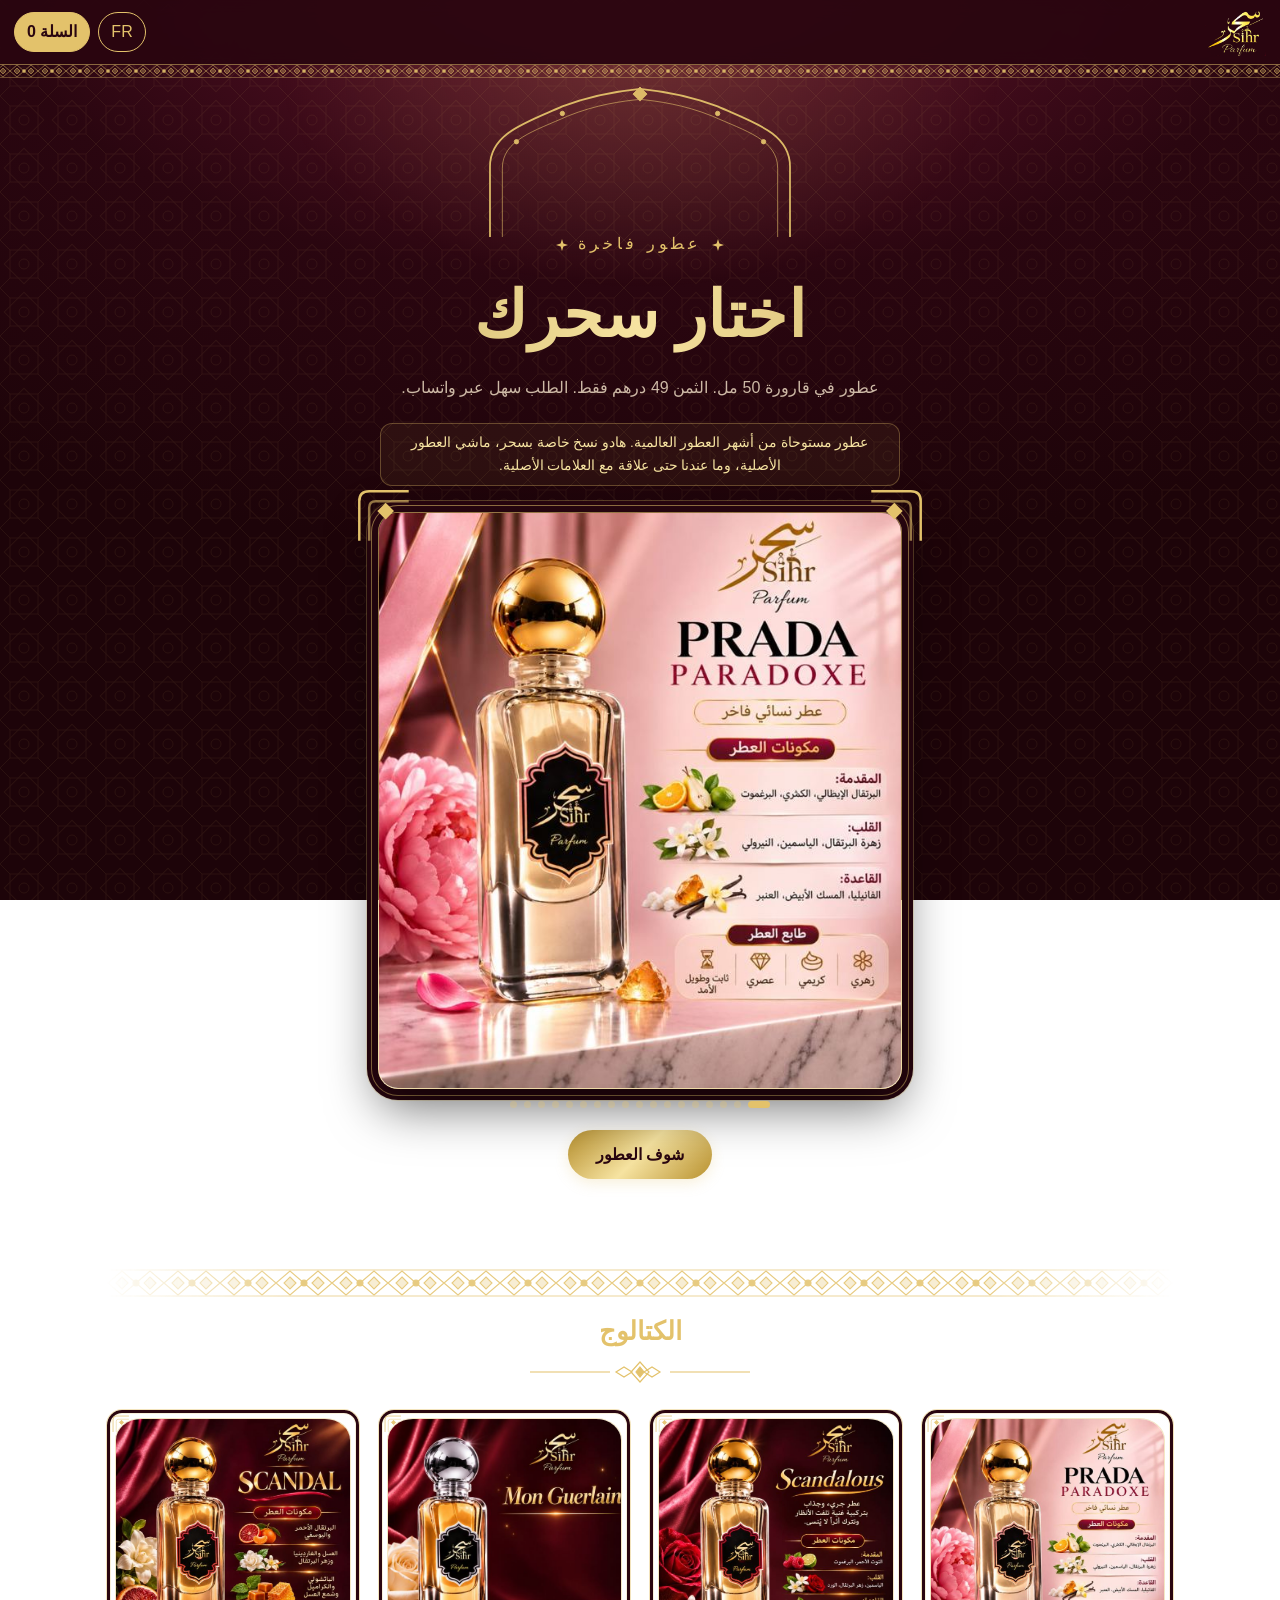
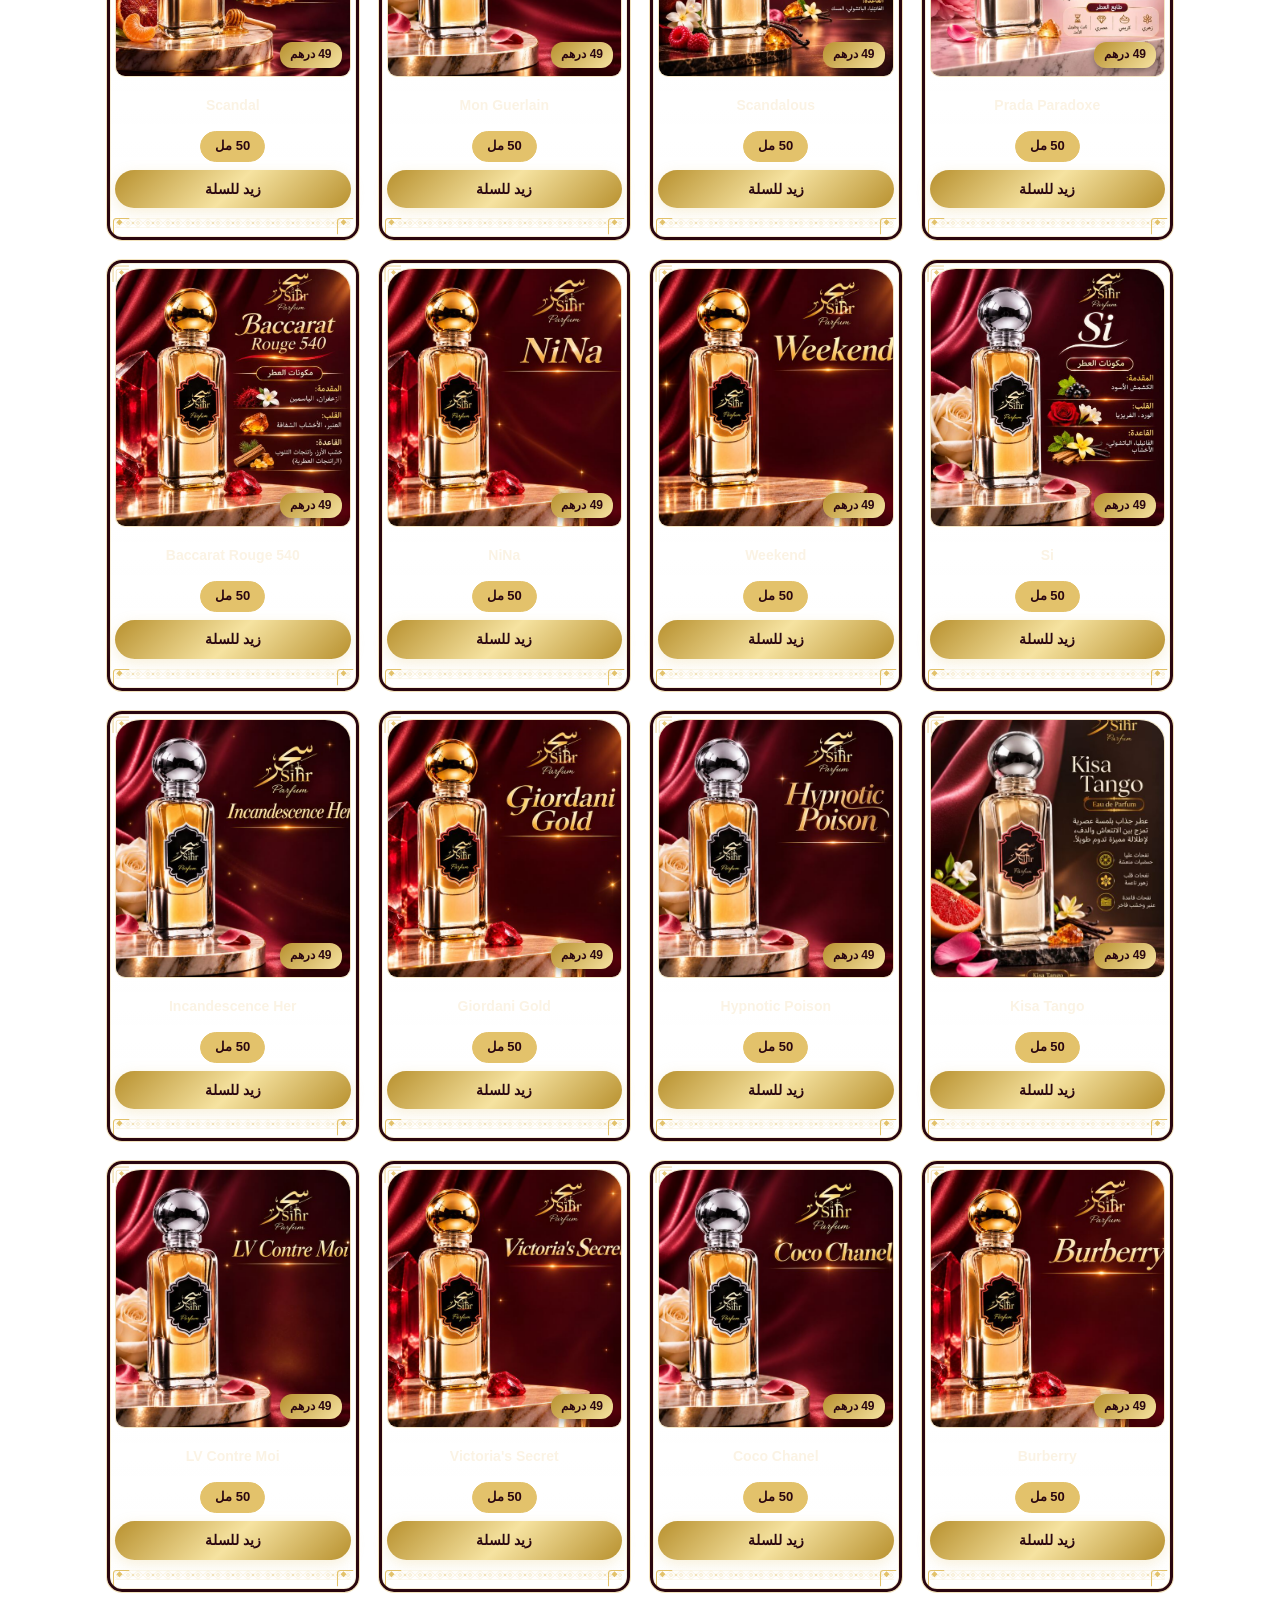
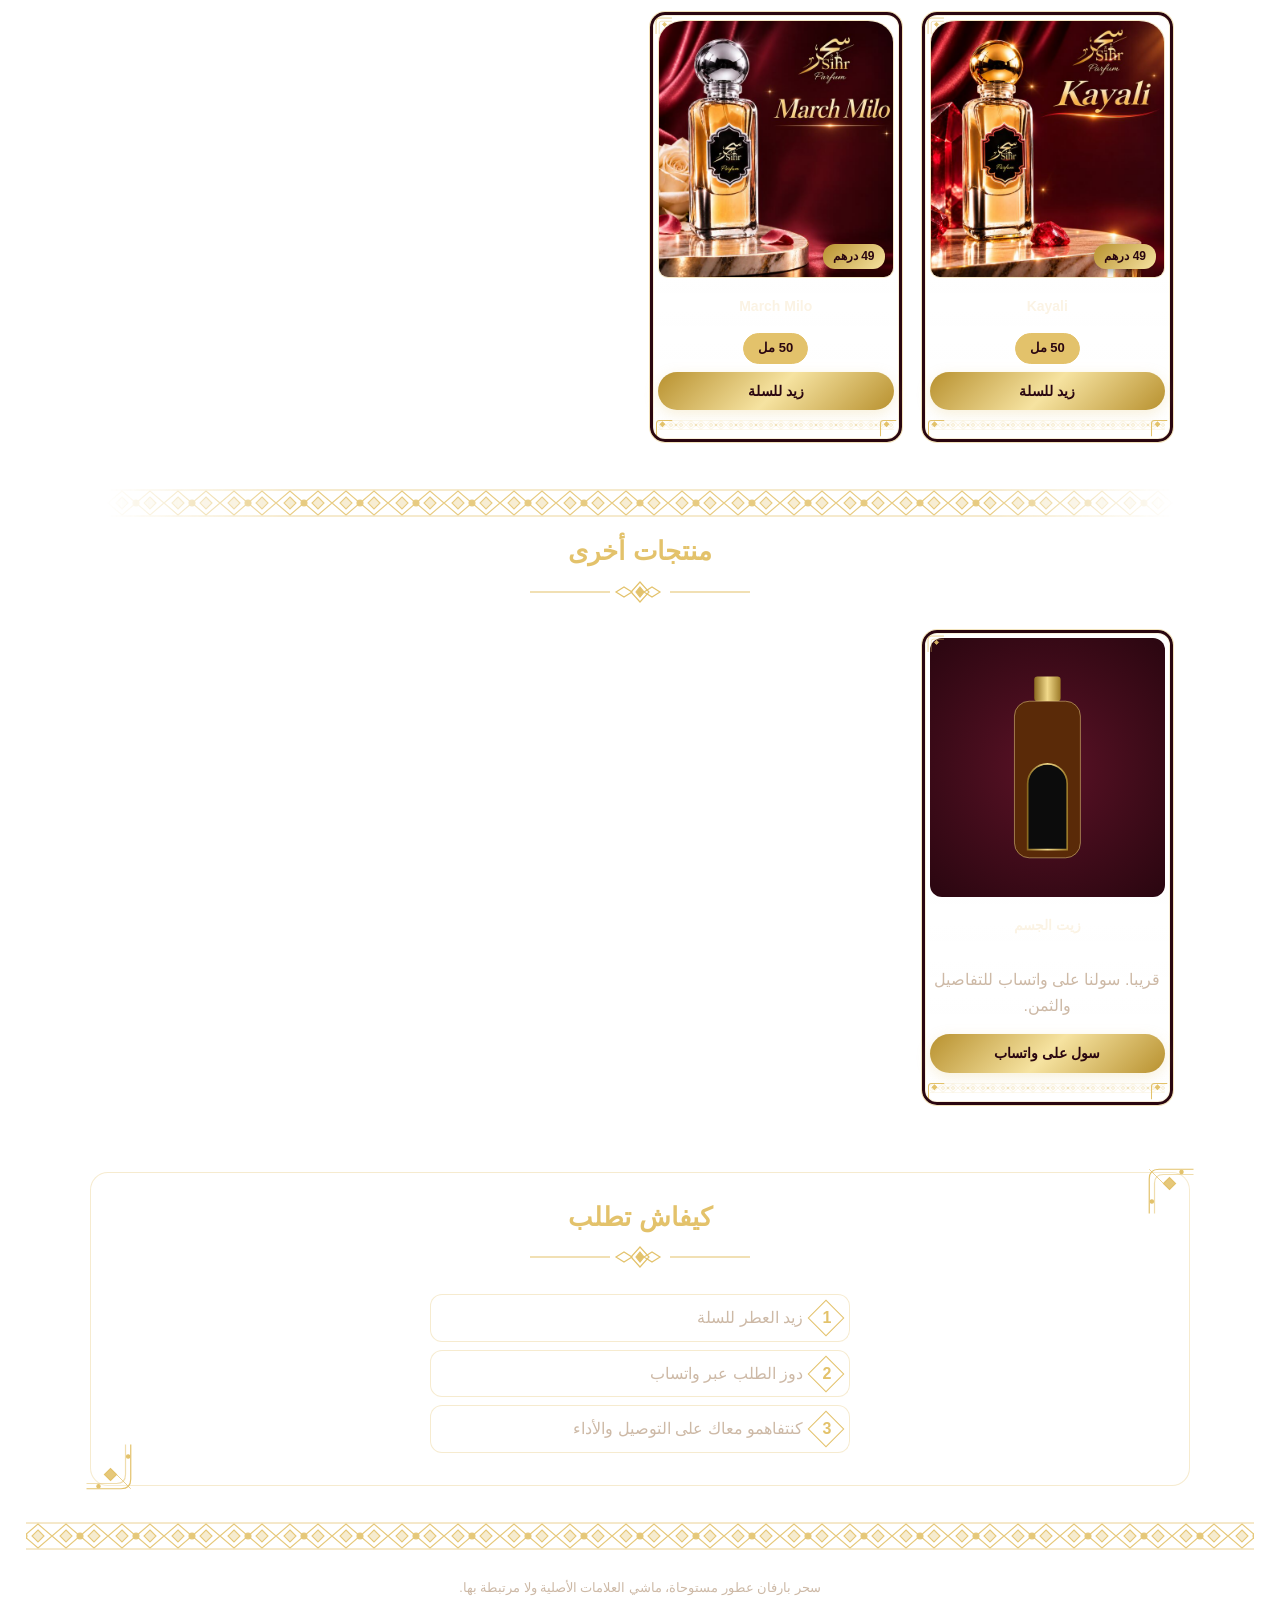
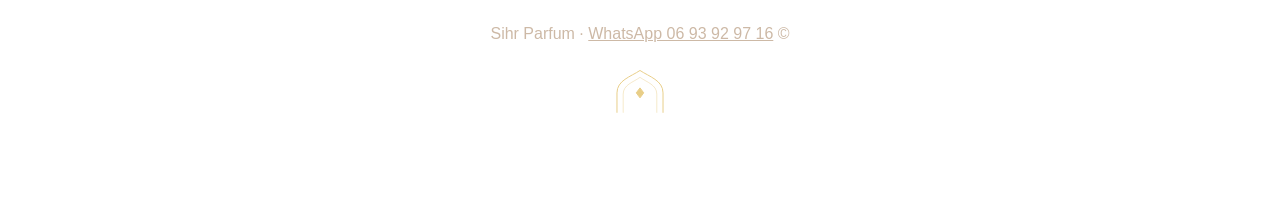
<file: index.html>
<!doctype html>
<html lang="ar" dir="rtl">
<head>
<meta charset="utf-8">
<meta name="viewport" content="width=device-width,initial-scale=1">
<title>سحر بارفان | Sihr Parfum</title>
<meta name="description" content="سحر بارفان: عطور فاخرة 50 مل بـ 49 درهم. الطلب عبر واتساب. / Sihr Parfum: parfums 50 ml à 49 MAD, commande via WhatsApp.">
<meta name="theme-color" content="#3a0a17">
<link rel="stylesheet" href="style.css">
<link rel="icon" href="img/8-logo.png">
</head>
<body>
<header class="top">
  <a class="brand" href="#"><img class="logo" src="img/8-logo.png" alt="Sihr Parfum" width="61" height="48"></a>
  <div class="actions">
    <button id="lang" class="chip" aria-label="Language">FR</button>
    <button id="cartBtn" class="chip gold"><span data-i="cart">السلة</span> <span id="cnt">0</span></button>
  </div>
</header>

<section class="hero">
  <p class="eyebrow" data-i="eyebrow">عطور فاخرة</p>
  <h1 data-i="h1">اختار سحرك</h1>
  <p class="sub" data-i="sub">عطور في قارورة 50 مل. الثمن 49 درهم فقط.</p>
  <p class="insp" data-i="insp">عطور مستوحاة من أشهر العطور العالمية. هادو نسخ خاصة بسحر، ماشي العطور الأصلية، وما عندنا حتى علاقة مع العلامات الأصلية.</p>
  <div class="carousel"><div id="hero" class="slides"></div><div id="dots" class="dots"></div></div>
  <a class="btn" href="#shop" data-i="shop">شوف العطور</a>
</section>

<section id="shop" class="wrap">
  <h2 data-i="catalog">الكتالوج</h2>
  <div id="grid" class="grid"></div>

  <h2 data-i="more">منتجات أخرى</h2>
  <div class="grid"><article class="card oil">
    <div class="art"><svg viewBox="0 0 200 260"><use href="#oilbottle"/></svg></div>
    <h3 data-i="oil">زيت الجسم</h3>
    <p class="muted" data-i="oilnote">قريبا. سولنا على واتساب للتفاصيل والثمن.</p>
    <a class="btn small" id="oilAsk" target="_blank" rel="noopener" data-i="ask">سول على واتساب</a>
  </article></div>
</section>

<section class="wrap how">
  <h2 data-i="howT">كيفاش تطلب</h2>
  <ol><li data-i="h1s">زيد العطر للسلة</li><li data-i="h2s">دوز الطلب عبر واتساب</li><li data-i="h3s">كنتفاهمو معاك على التوصيل والأداء</li></ol>
</section>

<footer>
  <p class="insp small" data-i="inspF">سحر بارفان عطور مستوحاة، ماشي العلامات الأصلية ولا مرتبطة بها.</p>
  <p>© Sihr Parfum · <a id="waFoot" target="_blank" rel="noopener">WhatsApp 06 93 92 97 16</a></p>
</footer>

<button id="bar" class="bar" hidden><span id="barTxt"></span></button>
<div id="toast" class="toast"></div>
<div id="drawer" class="drawer" hidden>
  <div class="panel">
    <button class="x" id="closeCart" aria-label="close">✕</button>
    <h2 data-i="cart">السلة</h2>
    <div id="items"></div>
    <p id="empty" class="muted" data-i="empty">السلة فارغة.</p>
    <div class="total"><span data-i="total">المجموع</span><b id="total">0</b></div>
    <label><span data-i="name">الاسم</span><input id="name" autocomplete="name"></label>
    <label><span data-i="city">المدينة (اختياري)</span><input id="city" autocomplete="address-level2"></label>
    <a id="send" class="btn" target="_blank" rel="noopener" data-i="send">طلب عبر واتساب</a>
    <p class="muted tiny" data-i="cod">الأداء عند التوصيل، كنتفاهمو عليه فواتساب.</p>
  </div>
</div>

<div id="modal" class="drawer" hidden>
  <div class="panel" id="detail"></div>
</div>

<svg width="0" height="0" style="position:absolute">
 <defs>
  <linearGradient id="g" x1="0" x2="1"><stop offset="0" stop-color="#8a6a1f"/><stop offset=".5" stop-color="#f1d98a"/><stop offset="1" stop-color="#9c7a28"/></linearGradient>
  <linearGradient id="gl" x1="0" x2="1"><stop offset="0" stop-color="#d9dde2" stop-opacity=".55"/><stop offset=".4" stop-color="#fff" stop-opacity=".8"/><stop offset="1" stop-color="#9aa0a8" stop-opacity=".5"/></linearGradient>
  <symbol id="bottle" viewBox="0 0 200 260">
   <circle cx="100" cy="30" r="22" fill="url(#g)"/>
   <rect x="86" y="50" width="28" height="22" fill="url(#g)"/>
   <rect x="52" y="72" width="96" height="170" rx="14" fill="url(#gl)" stroke="#f1d98a" stroke-opacity=".5"/>
   <path d="M70 232V150a30 30 0 0 1 60 0v82z" fill="#0c0c0c"/>
   <path d="M70 232V150a30 30 0 0 1 60 0v82z" fill="none" stroke="url(#g)" stroke-width="2"/>
  </symbol>
  <symbol id="oilbottle" viewBox="0 0 200 260">
   <rect x="84" y="20" width="32" height="30" rx="4" fill="url(#g)"/>
   <rect x="60" y="50" width="80" height="190" rx="18" fill="#5a2a08" stroke="#f1d98a" stroke-opacity=".6"/>
   <path d="M76 230V150a24 24 0 0 1 48 0v80z" fill="#0c0c0c" stroke="url(#g)" stroke-width="2"/>
  </symbol>
 </defs>
</svg>
<script src="app.js"></script>
</body>
</html>
</file>
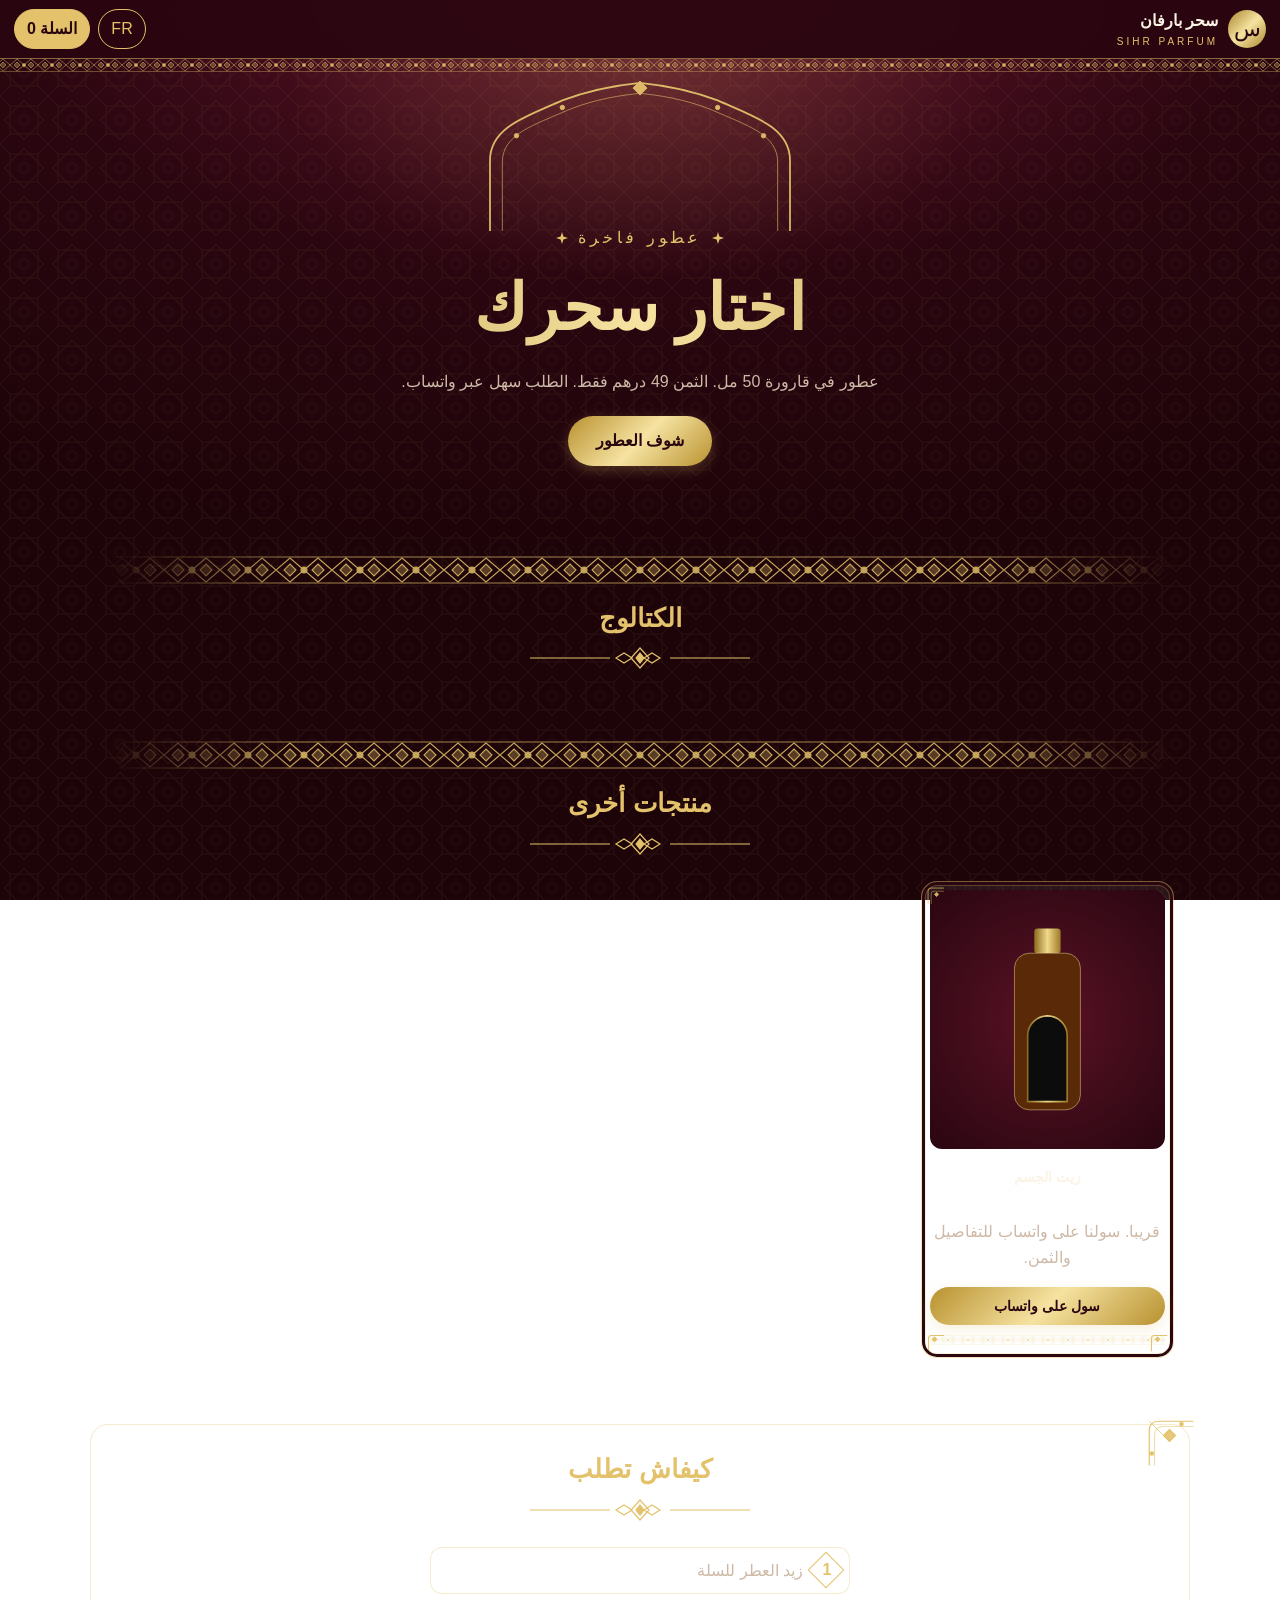
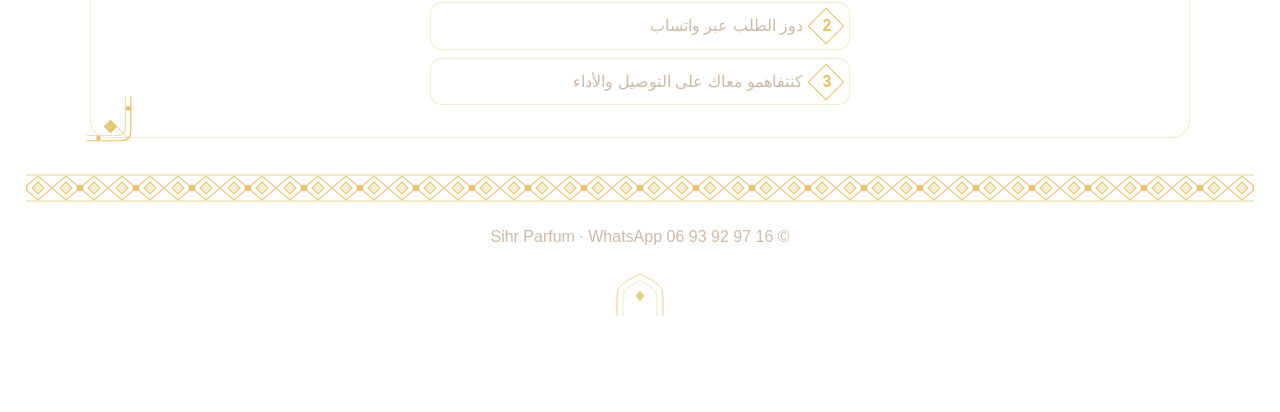
<file: 1-index.html>
<!doctype html>
<html lang="ar" dir="rtl">
<head>
<meta charset="utf-8">
<meta name="viewport" content="width=device-width,initial-scale=1">
<title>سحر بارفان | Sihr Parfum</title>
<meta name="description" content="سحر بارفان: عطور فاخرة 50 مل بـ 49 درهم. الطلب عبر واتساب. / Sihr Parfum: parfums 50 ml à 49 MAD, commande via WhatsApp.">
<meta name="theme-color" content="#3a0a17">
<link rel="stylesheet" href="style.css">
</head>
<body>
<header class="top">
  <a class="brand" href="#"><span class="mark">س</span><span><b data-i="brand">سحر بارفان</b><small>SIHR PARFUM</small></span></a>
  <div class="actions">
    <button id="lang" class="chip" aria-label="Language">FR</button>
    <button id="cartBtn" class="chip gold"><span data-i="cart">السلة</span> <span id="cnt">0</span></button>
  </div>
</header>

<section class="hero">
  <p class="eyebrow" data-i="eyebrow">عطور فاخرة</p>
  <h1 data-i="h1">اختار سحرك</h1>
  <p class="sub" data-i="sub">عطور في قارورة 50 مل. الثمن 49 درهم فقط. الطلب سهل عبر واتساب.</p>
  <a class="btn" href="#shop" data-i="shop">شوف العطور</a>
</section>

<section id="shop" class="wrap">
  <h2 data-i="catalog">الكتالوج</h2>
  <div id="grid" class="grid"></div>

  <h2 data-i="more">منتجات أخرى</h2>
  <div class="grid"><article class="card oil">
    <div class="art"><svg viewBox="0 0 200 260"><use href="#oilbottle"/></svg></div>
    <h3 data-i="oil">زيت الجسم</h3>
    <p class="muted" data-i="oilnote">قريبا. سولنا على واتساب للتفاصيل والثمن.</p>
    <a class="btn small" id="oilAsk" target="_blank" rel="noopener" data-i="ask">سول على واتساب</a>
  </article></div>
</section>

<section class="wrap how">
  <h2 data-i="howT">كيفاش تطلب</h2>
  <ol><li data-i="h1s">زيد العطر للسلة</li><li data-i="h2s">دوز الطلب عبر واتساب</li><li data-i="h3s">كنتفاهمو معاك على التوصيل والأداء</li></ol>
</section>

<footer>
  <p>© Sihr Parfum · <a id="waFoot" target="_blank" rel="noopener">WhatsApp 06 93 92 97 16</a></p>
</footer>

<div id="drawer" class="drawer" hidden>
  <div class="panel">
    <button class="x" id="closeCart" aria-label="close">✕</button>
    <h2 data-i="cart">السلة</h2>
    <div id="items"></div>
    <p id="empty" class="muted" data-i="empty">السلة فارغة.</p>
    <div class="total"><span data-i="total">المجموع</span><b id="total">0</b></div>
    <label><span data-i="name">الاسم</span><input id="name" autocomplete="name"></label>
    <label><span data-i="city">المدينة (اختياري)</span><input id="city" autocomplete="address-level2"></label>
    <a id="send" class="btn" target="_blank" rel="noopener" data-i="send">طلب عبر واتساب</a>
    <p class="muted tiny" data-i="cod">الأداء عند التوصيل، كنتفاهمو عليه فواتساب.</p>
  </div>
</div>

<div id="modal" class="drawer" hidden>
  <div class="panel" id="detail"></div>
</div>

<svg width="0" height="0" style="position:absolute">
 <defs>
  <linearGradient id="g" x1="0" x2="1"><stop offset="0" stop-color="#8a6a1f"/><stop offset=".5" stop-color="#f1d98a"/><stop offset="1" stop-color="#9c7a28"/></linearGradient>
  <linearGradient id="gl" x1="0" x2="1"><stop offset="0" stop-color="#d9dde2" stop-opacity=".55"/><stop offset=".4" stop-color="#fff" stop-opacity=".8"/><stop offset="1" stop-color="#9aa0a8" stop-opacity=".5"/></linearGradient>
  <symbol id="bottle" viewBox="0 0 200 260">
   <circle cx="100" cy="30" r="22" fill="url(#g)"/>
   <rect x="86" y="50" width="28" height="22" fill="url(#g)"/>
   <rect x="52" y="72" width="96" height="170" rx="14" fill="url(#gl)" stroke="#f1d98a" stroke-opacity=".5"/>
   <path d="M70 232V150a30 30 0 0 1 60 0v82z" fill="#0c0c0c"/>
   <path d="M70 232V150a30 30 0 0 1 60 0v82z" fill="none" stroke="url(#g)" stroke-width="2"/>
  </symbol>
  <symbol id="oilbottle" viewBox="0 0 200 260">
   <rect x="84" y="20" width="32" height="30" rx="4" fill="url(#g)"/>
   <rect x="60" y="50" width="80" height="190" rx="18" fill="#5a2a08" stroke="#f1d98a" stroke-opacity=".6"/>
   <path d="M76 230V150a24 24 0 0 1 48 0v80z" fill="#0c0c0c" stroke="url(#g)" stroke-width="2"/>
  </symbol>
 </defs>
</svg>
<script src="app.js"></script>
</body>
</html>
</file>
<file: style.css>
:root{--bg:#2a0610;--bg2:#3a0a17;--gold:#e3c26b;--gold2:#f6e3a1;--ink:#fbf3e4;--mut:#cdb9a6}
*{box-sizing:border-box}
body{margin:0;background:radial-gradient(circle at 50% -10%,#5a1226,var(--bg) 60%);color:var(--ink);font-family:"Segoe UI",Tahoma,Arial,sans-serif;line-height:1.6;min-height:100vh}
a{color:inherit}
.top{position:sticky;top:0;z-index:5;display:flex;justify-content:space-between;align-items:center;padding:10px 16px;background:rgba(42,6,16,.92);backdrop-filter:blur(8px);border-bottom:1px solid rgba(227,194,107,.25)}
.brand{display:flex;gap:10px;align-items:center;text-decoration:none}
.brand small{display:block;font-size:10px;letter-spacing:3px;color:var(--gold)}
.mark{width:38px;height:38px;border-radius:50%;display:grid;place-items:center;font-size:22px;color:#2a0610;background:linear-gradient(135deg,#a8842c,var(--gold2),#a8842c)}
.actions{display:flex;gap:8px}
.chip{background:transparent;border:1px solid var(--gold);color:var(--gold);border-radius:20px;padding:6px 12px;font:inherit;cursor:pointer}
.chip.gold{background:var(--gold);color:#2a0610;font-weight:700}
.hero{text-align:center;padding:56px 20px 40px}
.eyebrow{color:var(--gold);letter-spacing:4px;margin:0}
.hero h1{font-size:clamp(36px,9vw,64px);margin:8px 0;background:linear-gradient(90deg,#a8842c,var(--gold2),#a8842c);-webkit-background-clip:text;background-clip:text;color:transparent}
.sub{max-width:520px;margin:0 auto 22px;color:var(--mut)}
.btn{display:inline-block;background:linear-gradient(135deg,#b8912f,var(--gold2),#b8912f);color:#2a0610;font-weight:700;text-decoration:none;border:0;border-radius:28px;padding:12px 28px;cursor:pointer;font:inherit;font-weight:700}
.btn.small{padding:8px 18px;font-size:14px}
.wrap{max-width:1100px;margin:auto;padding:10px 16px 30px}
h2{color:var(--gold);border-bottom:1px solid rgba(227,194,107,.25);padding-bottom:6px}
.grid{display:grid;grid-template-columns:repeat(2,1fr);gap:12px}
@media(min-width:700px){.grid{grid-template-columns:repeat(4,1fr);gap:18px}}
.card{background:linear-gradient(180deg,rgba(255,255,255,.06),rgba(255,255,255,.02));border:1px solid rgba(227,194,107,.3);border-radius:16px;padding:10px;text-align:center;display:flex;flex-direction:column}
.card .art{cursor:pointer;aspect-ratio:3/4;display:grid;place-items:center;background:radial-gradient(circle,#5a1226,#2a0610);border-radius:12px;overflow:hidden;position:relative}
.card .art svg{width:70%;height:auto}
.card .art .nm{position:absolute;bottom:26%;left:0;right:0;font-size:11px;color:var(--gold2);font-weight:700;padding:0 30%;line-height:1.2;pointer-events:none}
.card h3{margin:8px 0 0;font-size:15px}
.price{color:var(--gold);font-weight:700;margin:2px 0 8px}
.muted{color:var(--mut)}.tiny{font-size:12px}
.how ol{padding-inline-start:22px;color:var(--mut)}
footer{text-align:center;padding:26px;color:var(--mut);border-top:1px solid rgba(227,194,107,.2)}
.drawer{position:fixed;inset:0;background:rgba(0,0,0,.65);z-index:10;display:flex;justify-content:center;align-items:flex-end}
.drawer[hidden]{display:none}
.panel{position:relative;background:var(--bg2);width:100%;max-width:520px;max-height:92vh;overflow:auto;border-radius:20px 20px 0 0;padding:20px;border:1px solid rgba(227,194,107,.35)}
@media(min-width:700px){.drawer{align-items:center}.panel{border-radius:20px}}
.x{position:absolute;top:10px;inset-inline-start:12px;background:none;border:0;color:var(--gold);font-size:20px;cursor:pointer}
.row{display:flex;justify-content:space-between;align-items:center;gap:8px;padding:8px 0;border-bottom:1px solid rgba(255,255,255,.1)}
.qty button{width:28px;height:28px;border-radius:50%;border:1px solid var(--gold);background:none;color:var(--gold);cursor:pointer}
.qty span{display:inline-block;min-width:24px;text-align:center}
.total{display:flex;justify-content:space-between;font-size:18px;margin:14px 0;color:var(--gold)}
label{display:block;margin:8px 0}label span{display:block;font-size:13px;color:var(--mut)}
input{width:100%;padding:10px;border-radius:10px;border:1px solid rgba(227,194,107,.4);background:#220510;color:var(--ink);font:inherit}
#send{display:block;text-align:center;margin-top:12px}
#send.off{opacity:.4;pointer-events:none}
.dart{max-width:220px;margin:0 auto 10px}
.dart .art{aspect-ratio:3/4;display:grid;place-items:center;background:radial-gradient(circle,#5a1226,#2a0610);border-radius:14px;position:relative}
.dart svg{width:70%}
.notes{background:rgba(255,255,255,.05);border-radius:12px;padding:10px 14px;margin:10px 0}
.notes div{display:flex;gap:10px}.notes b{color:var(--gold);min-width:60px}
.dn{text-align:center;margin:0}

.sz{background:#220510;color:var(--ink);border:1px solid rgba(227,194,107,.4);border-radius:10px;padding:6px;margin:0 0 8px;font:inherit}

.card .art img{width:100%;height:100%;object-fit:cover}
.card .art{aspect-ratio:1/1.1}
.dart.wide{max-width:100%}
.logo{height:48px;width:auto;display:block}

/* v2 */
:root{--line:rgba(227,194,107,.32)}
body{background:radial-gradient(1200px 600px at 50% -5%,#6a1630 0,#2a0610 55%,#1d0409 100%) fixed}
.top{padding:8px 14px}
.hero{padding:30px 0 34px}
.hero h1{font-family:"Amiri","Traditional Arabic",Georgia,serif;letter-spacing:.5px}
.hero .sub{padding:0 18px}
.carousel{position:relative;max-width:560px;margin:6px auto 22px;padding:0 14px}
.slides{display:flex;overflow-x:auto;scroll-snap-type:x mandatory;scrollbar-width:none;border-radius:20px;border:1px solid var(--line);box-shadow:0 18px 50px rgba(0,0,0,.55),0 0 0 4px rgba(227,194,107,.07)}
.slides::-webkit-scrollbar{display:none}
.slide{flex:0 0 100%;scroll-snap-align:center;cursor:pointer;aspect-ratio:1/1.1}
.slide img{width:100%;height:100%;object-fit:cover;display:block}
.dots{display:flex;justify-content:center;gap:7px;margin-top:12px}
.dots i{width:7px;height:7px;border-radius:50%;background:rgba(227,194,107,.3);transition:.3s;cursor:pointer}
.dots i.on{background:var(--gold);width:22px;border-radius:5px}
h2{text-align:center;border:0;font-size:24px;position:relative;margin:30px 0 18px}
h2:after{content:"";display:block;width:90px;height:2px;margin:8px auto 0;background:linear-gradient(90deg,transparent,var(--gold),transparent)}
.card{padding:8px 8px 12px;transition:transform .25s,box-shadow .25s;border-color:var(--line)}
.card:hover{transform:translateY(-4px);box-shadow:0 12px 30px rgba(0,0,0,.45)}
.media{position:relative;cursor:pointer;border-radius:12px;overflow:hidden}
.media .art{aspect-ratio:1/1.1;border-radius:0}
.badge{position:absolute;top:8px;inset-inline-start:8px;background:linear-gradient(135deg,#b8912f,var(--gold2));color:#2a0610;font-weight:700;font-size:12px;padding:3px 10px;border-radius:12px;box-shadow:0 2px 8px rgba(0,0,0,.4)}
.card h3{font-size:14px;margin:10px 0 8px;min-height:2.6em;display:flex;align-items:center;justify-content:center}
.pills{display:flex;justify-content:center;gap:6px;margin-bottom:8px}
.pill{background:transparent;color:var(--mut);border:1px solid var(--line);border-radius:16px;padding:4px 14px;font:inherit;font-size:13px;cursor:pointer;transition:.2s}
.pill.on{background:var(--gold);color:#2a0610;border-color:var(--gold);font-weight:700}
.btn.full{display:block;width:100%;text-align:center;margin-top:10px}
.btn{box-shadow:0 4px 14px rgba(227,194,107,.25)}
.btn:active{transform:scale(.97)}
.panel{animation:up .28s ease}
@keyframes up{from{transform:translateY(40px);opacity:0}to{transform:none;opacity:1}}
.dart{max-width:100%;border-radius:14px;overflow:hidden;margin-bottom:12px}
.dart img{display:block}
.dart .art{aspect-ratio:1/1.1}
.notes{border:1px solid var(--line)}
.notes .nt{display:block;margin-bottom:6px}
.notes div{padding:5px 0;border-top:1px solid rgba(255,255,255,.08)}
.dn{font-size:22px;margin:4px 0}.panel .pills{margin:8px 0}
.bar{position:fixed;bottom:14px;left:50%;transform:translateX(-50%);z-index:8;background:linear-gradient(135deg,#b8912f,var(--gold2),#b8912f);color:#2a0610;font:inherit;font-weight:700;border:0;border-radius:30px;padding:13px 26px;box-shadow:0 8px 28px rgba(0,0,0,.6);cursor:pointer;animation:up .3s ease;white-space:nowrap}
.bar[hidden]{display:none}
.toast{position:fixed;top:68px;left:50%;transform:translate(-50%,-20px);background:#1d0409;border:1px solid var(--gold);color:var(--gold2);padding:8px 18px;border-radius:20px;z-index:20;opacity:0;pointer-events:none;transition:.25s}
.toast.show{opacity:1;transform:translate(-50%,0)}
footer{padding-bottom:90px}
@media(prefers-reduced-motion:reduce){*{animation:none!important;transition:none!important}}
.grid{grid-template-columns:repeat(2,minmax(0,1fr))}
@media(min-width:700px){.grid{grid-template-columns:repeat(4,minmax(0,1fr))}}
.media img,.dart img{width:100%;height:auto;display:block}
.media img{aspect-ratio:1/1.1;object-fit:cover}
.slide img{max-width:100%}

/* v3 moroccan ornaments */
:root{--star:url("data:image/svg+xml,%3Csvg xmlns='http://www.w3.org/2000/svg' width='48' height='48' viewBox='0 0 48 48'%3E%3Cg fill='none' stroke='%23e3c26b' stroke-width='1'%3E%3Crect x='10' y='10' width='28' height='28'/%3E%3Crect x='10' y='10' width='28' height='28' transform='rotate%2845 24 24%29'/%3E%3Ccircle cx='24' cy='24' r='5'/%3E%3Cpath d='M0 0L10 10M48 0L38 10M0 48L10 38M48 48L38 38'/%3E%3C/g%3E%3C/svg%3E");--band:url("data:image/svg+xml,%3Csvg xmlns='http://www.w3.org/2000/svg' width='32' height='14' viewBox='0 0 32 14'%3E%3Cg fill='none' stroke='%23e3c26b' stroke-width='1.2'%3E%3Cpath d='M16 1L23 7L16 13L9 7Z'/%3E%3Ccircle cx='16' cy='7' r='1.6' fill='%23e3c26b'/%3E%3Cpath d='M0 7H9M23 7H32'/%3E%3C/g%3E%3C/svg%3E");--divd:url("data:image/svg+xml,%3Csvg xmlns='http://www.w3.org/2000/svg' width='220' height='22' viewBox='0 0 220 22'%3E%3Cg fill='none' stroke='%23e3c26b' stroke-width='1.2'%3E%3Cpath d='M0 11H80M140 11H220'/%3E%3Cpath d='M110 1L119 11L110 21L101 11Z'/%3E%3Cpath d='M110 6L114 11L110 16L106 11Z' fill='%23e3c26b'/%3E%3Cpath d='M88 11l8-5 8 5-8 5zM116 11l8-5 8 5-8 5z' transform='translate%28-2 0%29'/%3E%3C/g%3E%3C/svg%3E");--arch:url("data:image/svg+xml,%3Csvg xmlns='http://www.w3.org/2000/svg' width='90' height='70' viewBox='0 0 90 70'%3E%3Cg fill='none' stroke='%23e3c26b' stroke-width='1.6'%3E%3Cpath d='M8 70V38C8 18 30 12 45 2C60 12 82 18 82 38V70'/%3E%3Cpath d='M18 70V40C18 25 34 21 45 13C56 21 72 25 72 40V70' stroke-width='1' opacity='.7'/%3E%3Cpath d='M45 30L51 38L45 46L39 38Z' fill='%23e3c26b'/%3E%3C/g%3E%3C/svg%3E");--corner:url("data:image/svg+xml,%3Csvg xmlns='http://www.w3.org/2000/svg' width='34' height='34' viewBox='0 0 34 34'%3E%3Cg fill='none' stroke='%23e3c26b' stroke-width='1.5'%3E%3Cpath d='M2 32V8Q2 2 8 2H32'/%3E%3Cpath d='M8 32V12Q8 8 12 8H32' opacity='.6'/%3E%3Cpath d='M14 14l4-4 4 4-4 4z' fill='%23e3c26b'/%3E%3C/g%3E%3C/svg%3E")}
body:before{content:"";position:fixed;inset:0;background:var(--star);opacity:.05;pointer-events:none;z-index:0}
.top,.hero,.wrap,footer{position:relative;z-index:1}
.top{z-index:5}
.top:after{content:"";position:absolute;left:0;right:0;bottom:-8px;height:8px;background:var(--band) repeat-x center/auto 8px;opacity:.75;pointer-events:none}
.hero:before{content:"";display:block;width:90px;height:70px;margin:0 auto 6px;background:var(--arch) no-repeat center/contain}
.carousel:before,.carousel:after{content:"";position:absolute;width:34px;height:34px;background:var(--corner) no-repeat center/contain;z-index:2;pointer-events:none}
.carousel:before{top:-8px;inset-inline-start:2px}
.carousel:after{top:-8px;inset-inline-end:2px;transform:scaleX(-1)}
[dir=rtl] .carousel:after{transform:none}
[dir=rtl] .carousel:before{transform:scaleX(-1)}
.slides{border:1.5px solid rgba(227,194,107,.6);box-shadow:0 18px 50px rgba(0,0,0,.55),0 0 0 5px #2a0610,0 0 0 6px rgba(227,194,107,.45)}
h2:after{width:220px;height:22px;background:var(--divd) no-repeat center/contain}
.card{position:relative;border:1px solid rgba(227,194,107,.45);box-shadow:inset 0 0 0 3px #2a0610,inset 0 0 0 4px rgba(227,194,107,.25)}
.card:before{content:"";position:absolute;top:2px;inset-inline-end:2px;width:22px;height:22px;background:var(--corner) no-repeat center/contain;z-index:2;pointer-events:none;opacity:.9;transform:scaleX(-1)}
[dir=rtl] .card:before{transform:none}
.media{border-radius:26px 26px 10px 10px/22px 22px 10px 10px;border:1px solid rgba(227,194,107,.4)}
.media .badge{top:auto;bottom:8px}
.how ol{list-style:none;padding:0;counter-reset:s;max-width:420px;margin:auto}
.how li{counter-increment:s;position:relative;padding:10px 46px;margin:8px 0;border:1px solid var(--line);border-radius:12px;background:rgba(255,255,255,.03)}
.how li:before{content:counter(s);position:absolute;top:50%;inset-inline-start:10px;transform:translateY(-50%) rotate(45deg);width:24px;height:24px;display:grid;place-items:center;border:1px solid var(--gold);color:var(--gold);font-size:0}
.how li:after{content:counter(s);position:absolute;top:50%;inset-inline-start:10px;transform:translateY(-50%);width:24px;text-align:center;color:var(--gold);font-weight:700}
footer:before{content:"";display:block;height:14px;margin:-14px 0 16px;background:var(--band) repeat-x center/auto 14px;opacity:.8}
.panel{border-top:2px solid var(--gold)}
.panel:before{content:"";display:block;height:14px;margin:0 0 8px;background:var(--band) repeat-x center/auto 12px;opacity:.7}

/* v4 richer ornaments */
:root{--strip:url("data:image/svg+xml,%3Csvg xmlns='http://www.w3.org/2000/svg' width='56' height='28' viewBox='0 0 56 28'%3E%3Cg fill='none' stroke='%23e3c26b' stroke-width='1.1'%3E%3Cpath d='M0 14L14 2L28 14L14 26Z'/%3E%3Cpath d='M28 14L42 2L56 14L42 26Z'/%3E%3Cpath d='M14 8L20 14L14 20L8 14ZM42 8L48 14L42 20L36 14Z' fill='%23e3c26b' fill-opacity='.35'/%3E%3Ccircle cx='28' cy='14' r='3' fill='%23e3c26b'/%3E%3Cpath d='M0 1H56M0 27H56' stroke-width='.8'/%3E%3C/g%3E%3C/svg%3E");--star8:url("data:image/svg+xml,%3Csvg xmlns='http://www.w3.org/2000/svg' width='26' height='26' viewBox='0 0 26 26'%3E%3Cg fill='%23e3c26b'%3E%3Cpath d='M13 0L16 10L26 13L16 16L13 26L10 16L0 13L10 10Z'/%3E%3C/g%3E%3C/svg%3E");--bc:url("data:image/svg+xml,%3Csvg xmlns='http://www.w3.org/2000/svg' width='64' height='64' viewBox='0 0 64 64'%3E%3Cg fill='none' stroke='%23e3c26b' stroke-width='1.6'%3E%3Cpath d='M3 62V16Q3 3 16 3H62'/%3E%3Cpath d='M10 62V22Q10 10 22 10H62' opacity='.55'/%3E%3Cpath d='M3 3L30 30' stroke-width='1'/%3E%3Cpath d='M22 22l8-8 8 8-8 8z' fill='%23e3c26b' fill-opacity='.9'/%3E%3Ccircle cx='46' cy='6.5' r='2.2' fill='%23e3c26b'/%3E%3Ccircle cx='6.5' cy='46' r='2.2' fill='%23e3c26b'/%3E%3C/g%3E%3C/svg%3E");--sc:url("data:image/svg+xml,%3Csvg xmlns='http://www.w3.org/2000/svg' width='24' height='24' viewBox='0 0 24 24'%3E%3Cg fill='none' stroke='%23e3c26b' stroke-width='1.4'%3E%3Cpath d='M2 23V6Q2 2 6 2H23'/%3E%3Cpath d='M7 7l3-3 3 3-3 3z' fill='%23e3c26b'/%3E%3C/g%3E%3C/svg%3E");--bigarch:url("data:image/svg+xml,%3Csvg xmlns='http://www.w3.org/2000/svg' width='360' height='170' viewBox='0 0 360 170' preserveAspectRatio='xMidYMax meet'%3E%3Cg fill='none' stroke='%23e3c26b'%3E%3Cpath d='M10 170V90C10 52 52 40 92 22C128 8 160 4 180 2C200 4 232 8 268 22C308 40 350 52 350 90V170' stroke-width='2'/%3E%3Cpath d='M24 170V92C24 60 60 50 98 33C130 20 160 16 180 14C200 16 230 20 262 33C300 50 336 60 336 92V170' stroke-width='1' opacity='.7'/%3E%3Cpath d='M172 8L180 0L188 8L180 16Z' fill='%23e3c26b'/%3E%3Ccircle cx='92' cy='30' r='2.5' fill='%23e3c26b'/%3E%3Ccircle cx='268' cy='30' r='2.5' fill='%23e3c26b'/%3E%3Ccircle cx='40' cy='62' r='2.5' fill='%23e3c26b'/%3E%3Ccircle cx='320' cy='62' r='2.5' fill='%23e3c26b'/%3E%3C/g%3E%3C/svg%3E")}
body:before{opacity:.075}
.top:after{height:14px;bottom:-14px;background:var(--strip) repeat-x center/auto 14px;opacity:.9}
.hero{padding-top:22px;background:radial-gradient(520px 320px at 50% 0,rgba(227,194,107,.16),transparent 70%)}
.hero:before{width:min(360px,92vw);height:150px;background:var(--bigarch) no-repeat center bottom/contain;margin-bottom:-4px;opacity:.95}
.eyebrow{margin-top:-6px}
.eyebrow:before,.eyebrow:after{content:"";display:inline-block;width:12px;height:12px;margin:0 10px;vertical-align:middle;background:var(--star8) no-repeat center/contain}
.carousel:before,.carousel:after{width:56px;height:56px;top:-14px}
.carousel:before{inset-inline-start:-4px}.carousel:after{inset-inline-end:-4px}
.carousel{padding:10px 18px 0}
.slides{box-shadow:0 18px 50px rgba(0,0,0,.55),0 0 0 6px #2a0610,0 0 0 7px rgba(227,194,107,.6),0 0 0 11px #2a0610,0 0 0 12px rgba(227,194,107,.3)}
h2{font-size:26px;margin:46px 0 20px}
h2:before{content:"";display:block;width:100%;height:28px;margin:0 auto 14px;background:var(--strip) repeat-x center/auto 28px;opacity:.85;-webkit-mask:linear-gradient(90deg,transparent,#000 18%,#000 82%,transparent);mask:linear-gradient(90deg,transparent,#000 18%,#000 82%,transparent)}
.card{background:var(--sc) no-repeat left 5px bottom 5px/18px,var(--sc) no-repeat right 5px bottom 5px/18px,linear-gradient(180deg,rgba(255,255,255,.07),rgba(255,255,255,.02))}
.card:before{width:18px;height:18px;top:5px;inset-inline-end:5px}
.card:after{content:"";display:block;height:10px;margin-top:10px;background:var(--strip) repeat-x center/auto 10px;opacity:.5}
.how{position:relative;border:1px solid var(--line);border-radius:18px;margin:36px 16px;padding:18px 16px 24px;background:rgba(255,255,255,.02)}
@media(min-width:1140px){.how{margin:36px auto}}
.how:before,.how:after{content:"";position:absolute;width:48px;height:48px;background:var(--bc) no-repeat center/contain;pointer-events:none}
.how:before{top:-6px;inset-inline-start:-6px}
.how:after{bottom:-6px;inset-inline-end:-6px;transform:rotate(180deg)}
.how h2{margin-top:6px}.how h2:before{display:none}
footer{border-top:0;position:relative;padding-top:40px}
footer:before{height:28px;margin:-40px 0 22px;background:var(--strip) repeat-x center/auto 28px;opacity:.9}
footer:after{content:"";display:block;width:56px;height:56px;margin:14px auto 0;background:var(--arch) no-repeat center/contain;opacity:.8}
.panel{background:linear-gradient(180deg,#44101f,#2e0a14)}
.panel:before{height:22px;background-size:auto 20px}
html,body{overflow-x:clip}

/* inspiration line */
.insp{max-width:520px;margin:0 auto 16px;padding:8px 16px;font-size:13.5px;line-height:1.7;color:var(--gold2);border:1px solid var(--line);border-radius:12px;background:rgba(227,194,107,.06);text-align:center}
.insp.small{font-size:12.5px;padding:6px 12px;margin:6px auto 10px}
footer .insp{border:0;background:none;color:var(--mut)}
.notes .nn{display:block;color:var(--mut);font-size:12px;margin-bottom:6px}
.hero .insp{width:calc(100% - 32px)}
</file>
